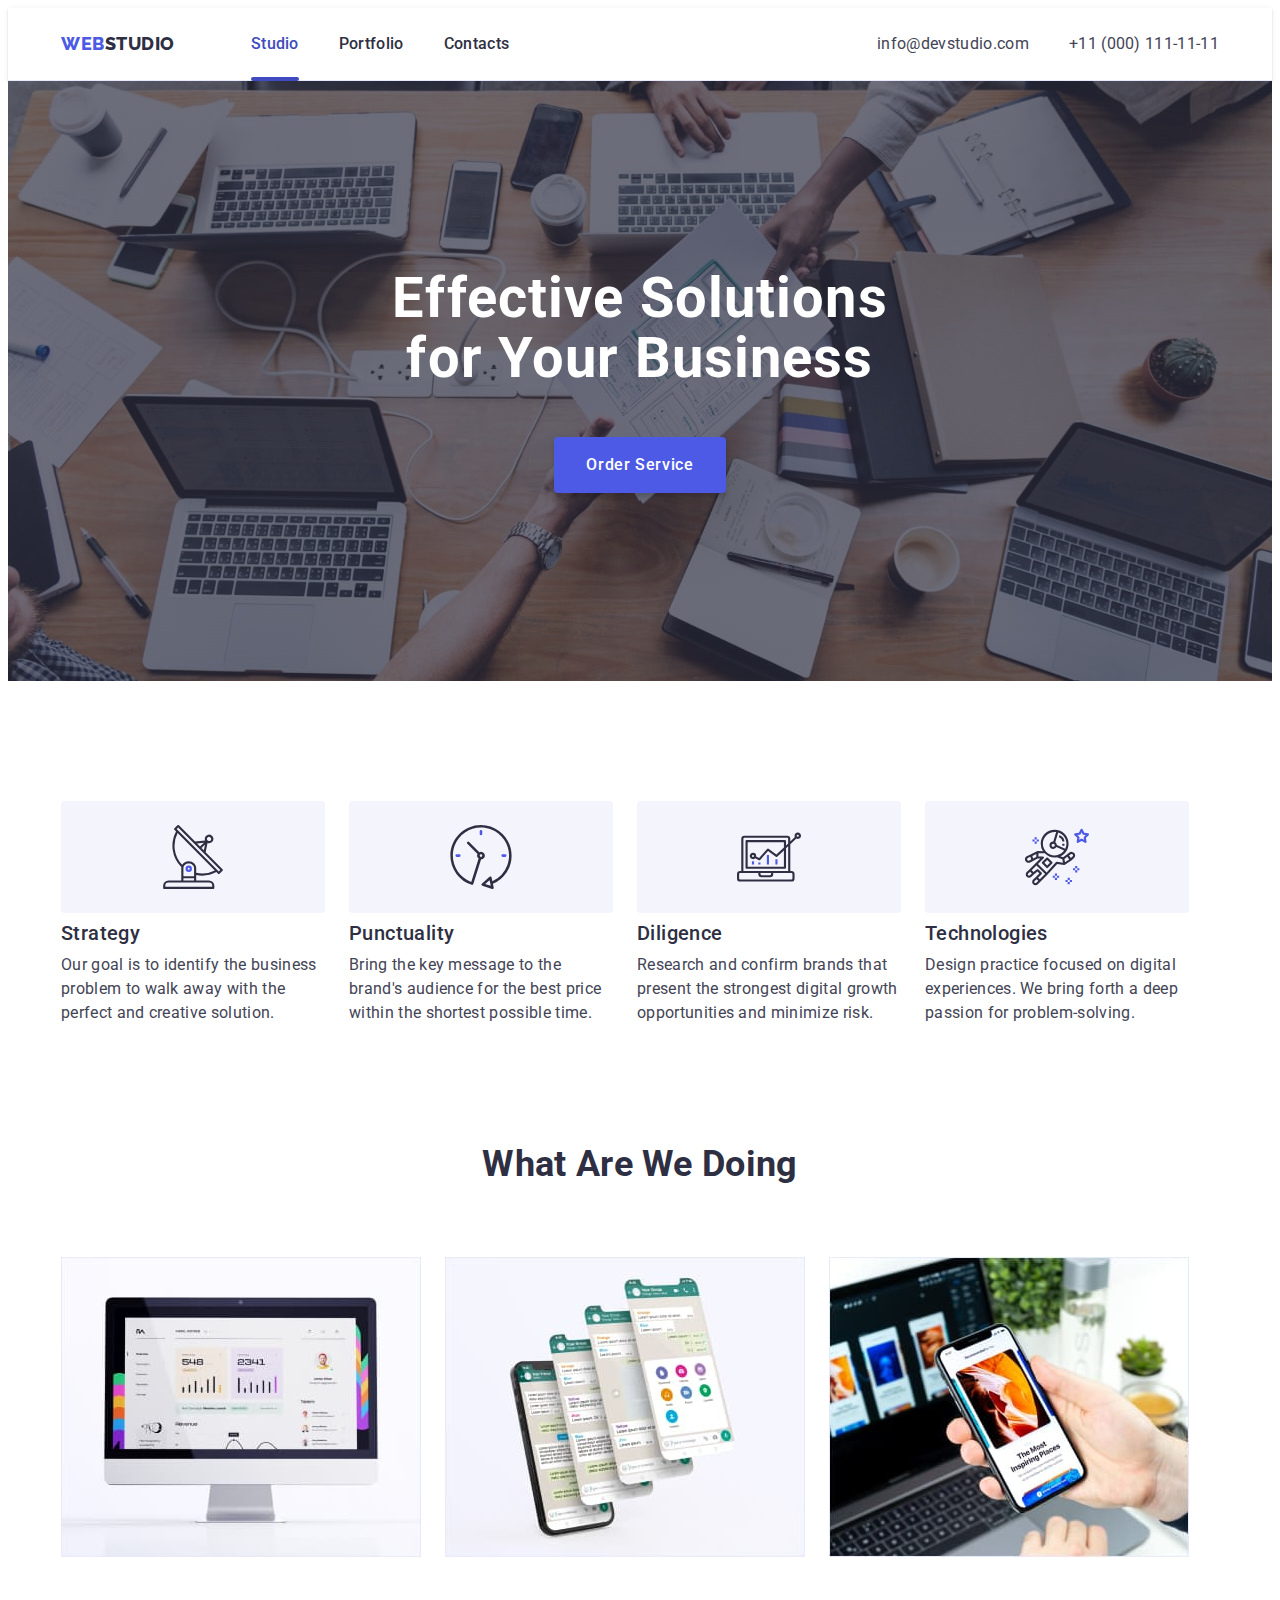
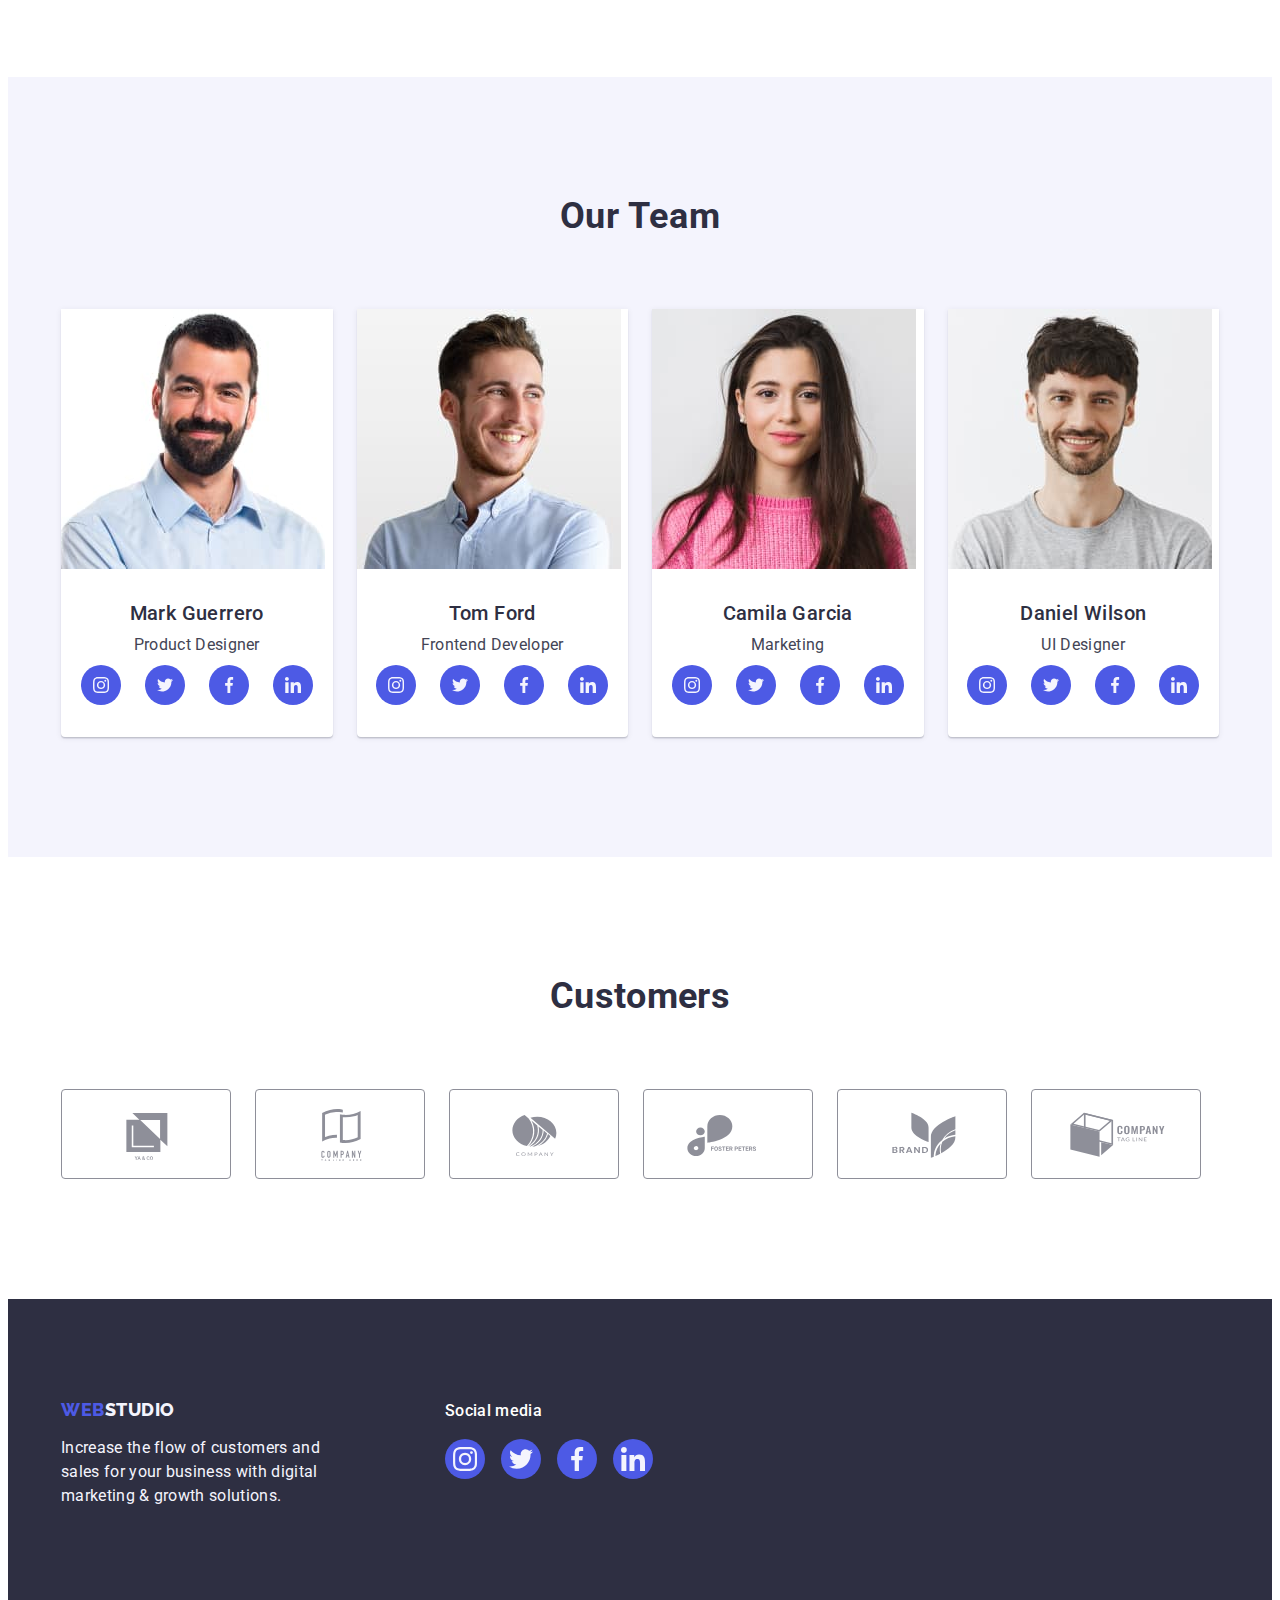
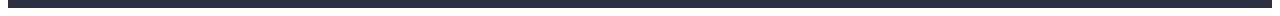
<file: index.html>
<!DOCTYPE html>
<html lang="en">
  <head>
    <meta charset="UTF-8" />
    <meta http-equiv="X-UA-Compatible" content="IE=edge" />
    <meta name="viewport" content="width=device-width, initial-scale=1.0" />
    <title>WebStudio</title>
    <link rel="preconnect" href="https://fonts.googleapis.com" />
    <link rel="preconnect" href="https://fonts.gstatic.com" crossorigin />
    <link
      href="https://fonts.googleapis.com/css2?family=Raleway:wght@800&family=Roboto:wght@400;500;700;900&display=swap"
      rel="stylesheet"
    />
    <link
      rel="stylesheet"
      href="https://cdnjs.cloudflare.com/ajax/libs/modern-normalize/2.0.0/modern-normalize.min.css"
      integrity="sha512-4xo8blKMVCiXpTaLzQSLSw3KFOVPWhm/TRtuPVc4WG6kUgjH6J03IBuG7JZPkcWMxJ5huwaBpOpnwYElP/m6wg=="
      crossorigin="anonymous"
      referrerpolicy="no-referrer"
    />
    <link rel="stylesheet" href="./css/styles.css" />
  </head>
  <body>
    <header class="header">
      <div class="container header-container">
        <nav class="main-nav">
          <a href="./index.html" class="main-logo link">
            Web<span class="second-logo">Studio</span></a
          >
          <ul class="list-nav list">
            <li class="header-links">
              <a href="./index.html" class="nav-link link active-page"
                >Studio</a
              >
            </li>
            <li class="header-links">
              <a href="./portfolio.html" class="nav-link link">Portfolio</a>
            </li>
            <li class="header-links">
              <a href="" class="nav-link link">Contacts</a>
            </li>
          </ul>
        </nav>
        <address class="header-address">
          <ul class="main-address list">
            <li>
              <a href="mailto:info@devstudio.com" class="address-link link"
                >info@devstudio.com</a
              >
            </li>
            <li>
              <a href="tel:+110001111111" class="address-link link"
                >+11 (000) 111-11-11</a
              >
            </li>
          </ul>
        </address>
      </div>
    </header>
    <main>
      <section class="hero-section">
        <div class="container hero-container">
          <h1 class="hero-text">Effective Solutions for Your Business</h1>
          <button type="button" class="hero-button" data-modal-open>
            Order Service
          </button>
        </div>
      </section>
      <section class="advantages-section">
        <div class="container advantages-container">
          <h2 class="visually-hidden">Our Advantages</h2>
          <ul class="advantages-list list">
            <li class="advantages-item">
              <div class="advantages-icon">
                <svg class="advantages-logo" width="64" height="64">
                  <use href="./images/icons.svg#icon-antenna"></use>
                </svg>
              </div>
              <h3 class="advantages-title">Strategy</h3>
              <p class="advantages-text">
                Our goal is to identify the business problem to walk away with
                the perfect and creative solution.
              </p>
            </li>
            <li class="advantages-item">
              <div class="advantages-icon">
                <svg class="advantages-logo" width="64" height="64">
                  <use href="./images/icons.svg#icon-clock"></use>
                </svg>
              </div>
              <h3 class="advantages-title">Punctuality</h3>
              <p class="advantages-text">
                Bring the key message to the brand's audience for the best price
                within the shortest possible time.
              </p>
            </li>
            <li class="advantages-item">
              <div class="advantages-icon">
                <svg class="advantages-logo" width="64" height="64">
                  <use href="./images/icons.svg#icon-diagram"></use>
                </svg>
              </div>
              <h3 class="advantages-title">Diligence</h3>
              <p class="advantages-text">
                Research and confirm brands that present the strongest digital
                growth opportunities and minimize risk.
              </p>
            </li>
            <li class="advantages-item">
              <div class="advantages-icon">
                <svg class="advantages-logo" width="64" height="64">
                  <use href="./images/icons.svg#icon-astronaut"></use>
                </svg>
              </div>
              <h3 class="advantages-title">Technologies</h3>
              <p class="advantages-text">
                Design practice focused on digital experiences. We bring forth a
                deep passion for problem-solving.
              </p>
            </li>
          </ul>
        </div>
      </section>
      <section class="presentation-section">
        <div class="container">
          <h2 class="presentation-title">What are we doing</h2>
          <ul class="presentation-list list">
            <li class="presentation-item">
              <img
                src="./images/Rectangle71.jpg"
                alt="monitor image with graphs"
                width="360"
                height="300"
              />
            </li>
            <li class="presentation-item">
              <img
                src="./images/Rectangle72.jpg"
                alt="smartphone with applacatiion tabs"
                width="360"
                height="300"
              />
            </li>
            <li class="presentation-item">
              <img
                src="./images/Rectangle73.jpg"
                alt="smartphone in hand and laptop on background"
                width="360"
                height="300"
              />
            </li>
          </ul>
        </div>
      </section>
      <section class="team-section">
        <div class="container">
          <h2 class="team-title">Our Team</h2>
          <ul class="team-list list">
            <li class="team-item">
              <img
                src="./images/imgemployee1.jpg"
                alt="employee1"
                class="team-img"
                width="264"
                height="260"
              />
              <div class="employee-position">
                <h3 class="team-employee">Mark Guerrero</h3>
                <p class="team-position">Product Designer</p>
                <ul class="team-links list">
                  <li class="links-item">
                    <a href="" class="links-social link" aria-label="instagram">
                      <svg class="links-icon" width="16" height="16">
                        <use href="./images/icons.svg#icon-instagram"></use>
                      </svg>
                    </a>
                  </li>
                  <li class="links-item">
                    <a href="" class="links-social link" aria-label="twitter">
                      <svg class="links-icon" width="16" height="16">
                        <use href="./images/icons.svg#icon-twitter"></use>
                      </svg>
                    </a>
                  </li>
                  <li class="links-item">
                    <a href="" class="links-social link" aria-label="facebook">
                      <svg class="links-icon" width="16" height="16">
                        <use href="./images/icons.svg#icon-facebook"></use>
                      </svg>
                    </a>
                  </li>
                  <li class="links-item">
                    <a href="" class="links-social link" aria-label="linkedin">
                      <svg class="links-icon" width="16" height="16">
                        <use href="./images/icons.svg#icon-linkedin"></use>
                      </svg>
                    </a>
                  </li>
                </ul>
              </div>
            </li>
            <li class="team-item">
              <img
                src="./images/imgemployee2.jpg"
                alt="employee2"
                class="team-img"
                width="264"
                height="260"
              />
              <div class="employee-position">
                <h3 class="team-employee">Tom Ford</h3>
                <p class="team-position">Frontend Developer</p>
                <ul class="team-links list">
                  <li class="links-item">
                    <a href="" class="links-social link" aria-label="instagram">
                      <svg class="links-icon" width="16" height="16">
                        <use href="./images/icons.svg#icon-instagram"></use>
                      </svg>
                    </a>
                  </li>
                  <li class="links-item">
                    <a href="" class="links-social link" aria-label="twitter">
                      <svg class="links-icon" width="16" height="16">
                        <use href="./images/icons.svg#icon-twitter"></use>
                      </svg>
                    </a>
                  </li>
                  <li class="links-item">
                    <a href="" class="links-social link" aria-label="facebook">
                      <svg class="links-icon" width="16" height="16">
                        <use href="./images/icons.svg#icon-facebook"></use>
                      </svg>
                    </a>
                  </li>
                  <li class="links-item">
                    <a href="" class="links-social link" aria-label="linkedin">
                      <svg class="links-icon" width="16" height="16">
                        <use href="./images/icons.svg#icon-linkedin"></use>
                      </svg>
                    </a>
                  </li>
                </ul>
              </div>
            </li>
            <li class="team-item">
              <img
                src="./images/imgemployee3.jpg"
                alt="employee3"
                class="team-img"
                width="264"
                height="260"
              />
              <div class="employee-position">
                <h3 class="team-employee">Camila Garcia</h3>
                <p class="team-position">Marketing</p>
                <ul class="team-links list">
                  <li class="links-item">
                    <a href="" class="links-social link" aria-label="instagram">
                      <svg class="links-icon" width="16" height="16">
                        <use href="./images/icons.svg#icon-instagram"></use>
                      </svg>
                    </a>
                  </li>
                  <li class="links-item">
                    <a href="" class="links-social link" aria-label="twitter">
                      <svg class="links-icon" width="16" height="16">
                        <use href="./images/icons.svg#icon-twitter"></use>
                      </svg>
                    </a>
                  </li>
                  <li class="links-item">
                    <a href="" class="links-social link" aria-label="facebook">
                      <svg class="links-icon" width="16" height="16">
                        <use href="./images/icons.svg#icon-facebook"></use>
                      </svg>
                    </a>
                  </li>
                  <li class="links-item">
                    <a href="" class="links-social link" aria-label="linkedin">
                      <svg class="links-icon" width="16" height="16">
                        <use href="./images/icons.svg#icon-linkedin"></use>
                      </svg>
                    </a>
                  </li>
                </ul>
              </div>
            </li>
            <li class="team-item">
              <img
                src="./images/imgemployee4.jpg"
                alt="employee4"
                class="team-img"
                width="264"
                height="260"
              />
              <div class="employee-position">
                <h3 class="team-employee">Daniel Wilson</h3>
                <p class="team-position">UI Designer</p>
                <ul class="team-links list">
                  <li class="links-item">
                    <a href="" class="links-social link" aria-label="instagram">
                      <svg class="links-icon" width="16" height="16">
                        <use href="./images/icons.svg#icon-instagram"></use>
                      </svg>
                    </a>
                  </li>
                  <li class="links-item">
                    <a href="" class="links-social link" aria-label="twitter">
                      <svg class="links-icon" width="16" height="16">
                        <use href="./images/icons.svg#icon-twitter"></use>
                      </svg>
                    </a>
                  </li>
                  <li class="links-item">
                    <a href="" class="links-social link" aria-label="facebook">
                      <svg class="links-icon" width="16" height="16">
                        <use href="./images/icons.svg#icon-facebook"></use>
                      </svg>
                    </a>
                  </li>
                  <li class="links-item">
                    <a href="" class="links-social link" aria-label="linkedin">
                      <svg class="links-icon" width="16" height="16">
                        <use href="./images/icons.svg#icon-linkedin"></use>
                      </svg>
                    </a>
                  </li>
                </ul>
              </div>
            </li>
          </ul>
        </div>
      </section>
      <section class="customers-section">
        <div class="container customers-container">
          <h2 class="customers-title">Customers</h2>
          <ul class="customers-list list">
            <li class="customers-item">
              <a href="" class="customers-link link" aria-label="yaco">
                <svg class="customers-icon" width="104" height="56">
                  <use href="./images/icons.svg#icon-yaco"></use>
                </svg>
              </a>
            </li>
            <li class="customers-item">
              <a href="" class="customers-link link" aria-label="taglinehere">
                <svg class="customers-icon" width="104" height="56">
                  <use href="./images/icons.svg#icon-taglinehere"></use>
                </svg>
              </a>
            </li>
            <li class="customers-item">
              <a href="" class="customers-link link" aria-label=" company">
                <svg class="customers-icon" width="104" height="56">
                  <use href="./images/icons.svg#icon-company"></use>
                </svg>
              </a>
            </li>
            <li class="customers-item">
              <a href="" class="customers-link link" aria-label="foster">
                <svg class="customers-icon" width="104" height="56">
                  <use href="./images/icons.svg#icon-foster"></use>
                </svg>
              </a>
            </li>
            <li class="customers-item">
              <a href="" class="customers-link link" aria-label="brand">
                <svg class="customers-icon" width="104" height="56">
                  <use href="./images/icons.svg#icon-brand"></use>
                </svg>
              </a>
            </li>
            <li class="customers-item">
              <a href="" class="customers-link link" aria-label="tagline">
                <svg class="customers-icon" width="104" height="56">
                  <use href="./images/icons.svg#icon-tagline"></use>
                </svg>
              </a>
            </li>
          </ul>
        </div>
      </section>
    </main>
    <footer class="main-footer">
      <div class="container footer-container">
        <div class="logo-container">
          <a href="./index.html" class="footer-logo link"
            >Web<span class="footer-second link">Studio</span></a
          >
          <p class="footer-text">
            Increase the flow of customers and sales for your business with
            digital marketing & growth solutions.
          </p>
        </div>
        <div class="footer-links">
          <p class="footer-title">Social media</p>
          <ul class="footer-list list">
            <li class="footer-item">
              <a href="" class="footer-link link" aria-label="instagram">
                <svg class="footer-icon" width="24" height="24">
                  <use href="./images/icons.svg#icon-instagram"></use>
                </svg>
              </a>
            </li>
            <li class="footer-item">
              <a href="" class="footer-link link" aria-label="twitter">
                <svg class="footer-icon" width="24" height="24">
                  <use href="./images/icons.svg#icon-twitter"></use>
                </svg>
              </a>
            </li>
            <li class="footer-item">
              <a href="" class="footer-link link" aria-label="facebook">
                <svg class="footer-icon" width="24" height="24">
                  <use href="./images/icons.svg#icon-facebook"></use>
                </svg>
              </a>
            </li>
            <li class="footer-item">
              <a href="" class="footer-link link" aria-label="linkedin">
                <svg class="footer-icon" width="24" height="24">
                  <use href="./images/icons.svg#icon-linkedin"></use>
                </svg>
              </a>
            </li>
          </ul>
        </div>
      </div>
    </footer>
    <div class="backdrop is-hidden" data-modal>
      <div class="modal">
        <button type="button" class="close-btn" data-modal-close>
          <svg class="close-modal" width="8" height="8">
            <use href="./images/icons.svg#icon-close"></use>
          </svg>
        </button>
      </div>
    </div>
    <script src="./js/modal.js"></script>
  </body>
</html>
</file>
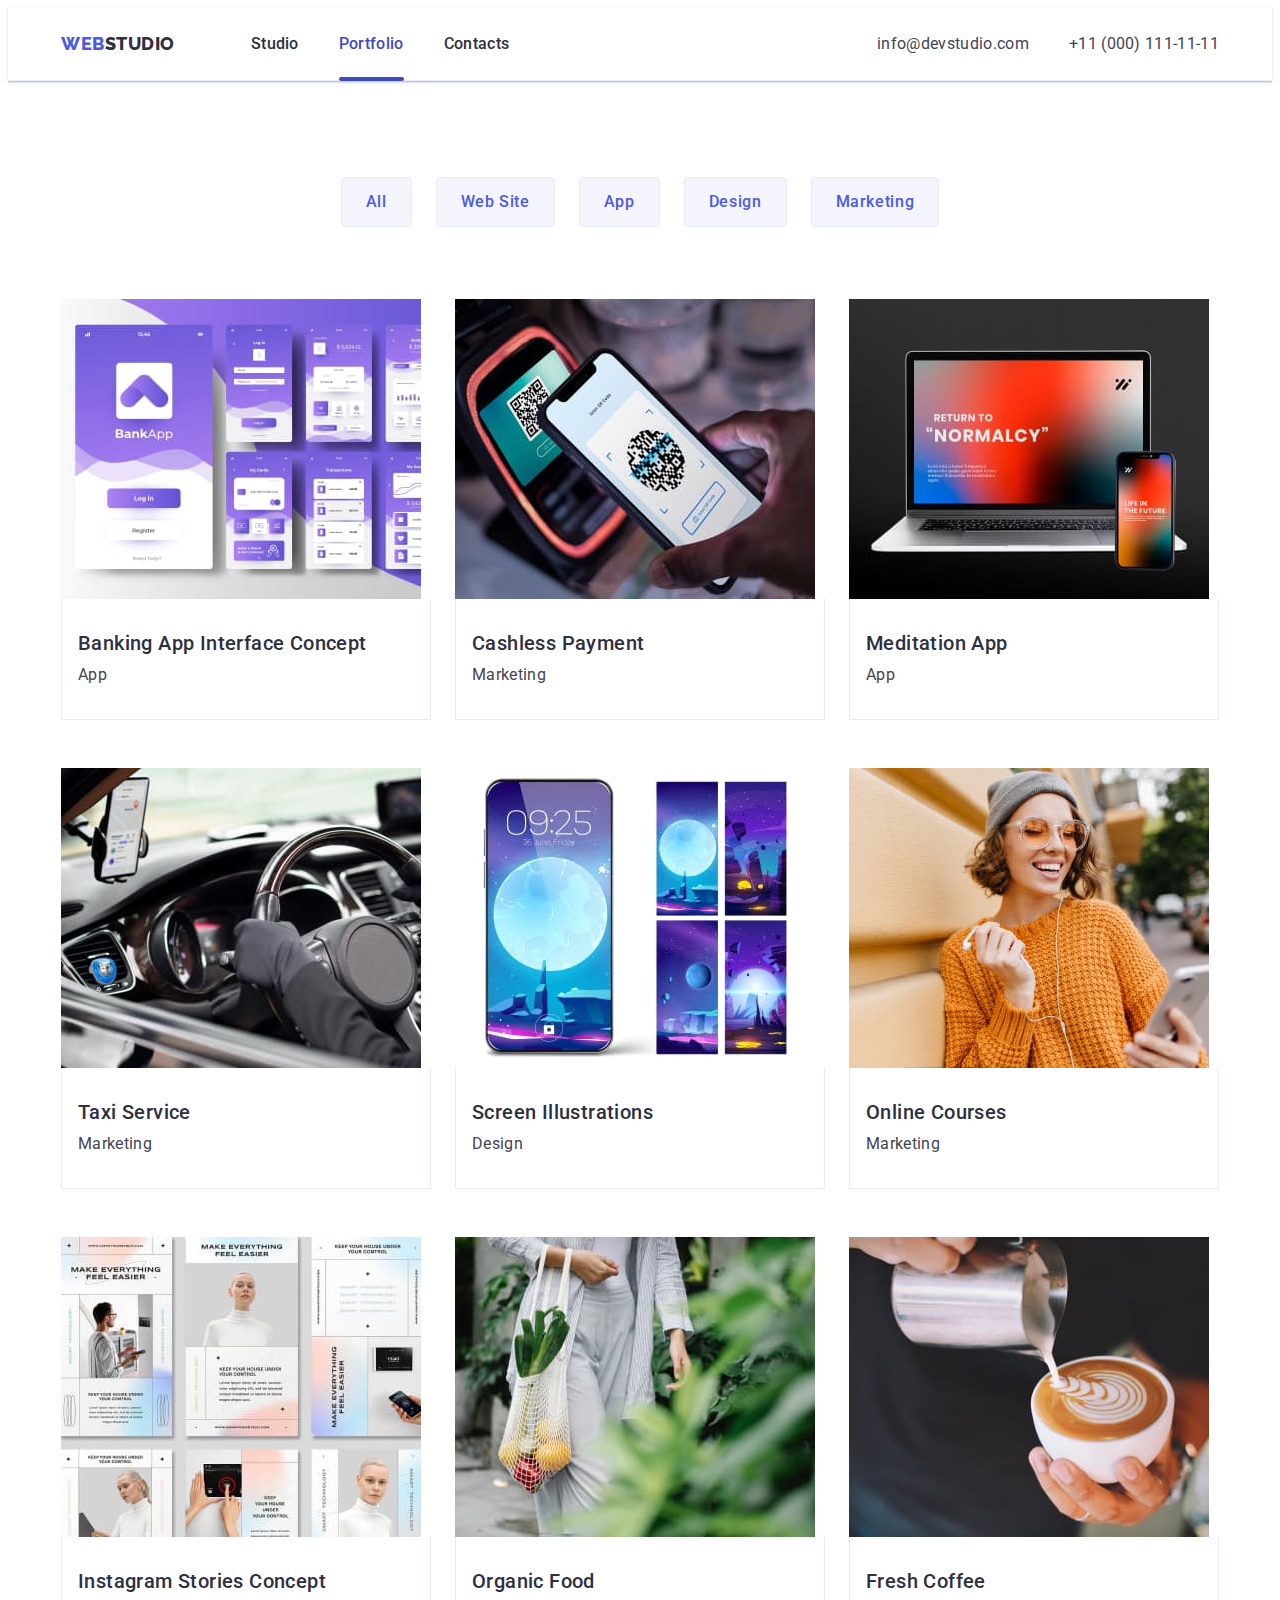
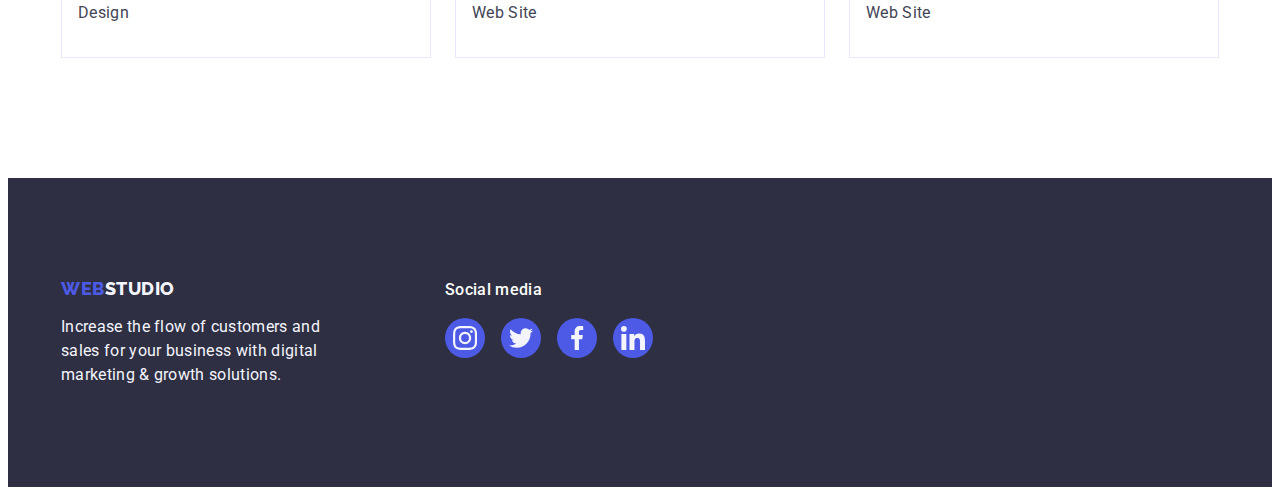
<file: portfolio.html>
<!DOCTYPE html>
<html lang="en">
  <head>
    <meta charset="UTF-8" />
    <meta http-equiv="X-UA-Compatible" content="IE=edge" />
    <meta name="viewport" content="width=device-width, initial-scale=1.0" />
    <title>Portfolio</title>
    <link rel="preconnect" href="https://fonts.googleapis.com" />
    <link rel="preconnect" href="https://fonts.gstatic.com" crossorigin />
    <link
      href="https://fonts.googleapis.com/css2?family=Raleway:wght@800&family=Roboto:wght@400;500;700;900&display=swap"
      rel="stylesheet"
    />
    <link
      rel="stylesheet"
      href="https://cdnjs.cloudflare.com/ajax/libs/modern-normalize/2.0.0/modern-normalize.min.css"
      integrity="sha512-4xo8blKMVCiXpTaLzQSLSw3KFOVPWhm/TRtuPVc4WG6kUgjH6J03IBuG7JZPkcWMxJ5huwaBpOpnwYElP/m6wg=="
      crossorigin="anonymous"
      referrerpolicy="no-referrer"
    />
    <link rel="stylesheet" href="./css/styles.css" />
  </head>
  <body>
    <header class="header">
      <div class="container header-container">
        <nav class="main-nav">
          <a href="./index.html" class="main-logo link">
            Web<span class="second-logo">Studio</span></a
          >
          <ul class="list-nav list">
            <li class="header-links">
              <a href="./index.html" class="nav-link link">Studio</a>
            </li>
            <li class="header-links">
              <a href="./portfolio.html" class="nav-link link active-page"
                >Portfolio</a
              >
            </li>
            <li class="header-links">
              <a href="" class="nav-link link">Contacts</a>
            </li>
          </ul>
        </nav>
        <address class="header-address">
          <ul class="main-address list">
            <li>
              <a href="mailto:info@devstudio.com" class="address-link link"
                >info@devstudio.com</a
              >
            </li>
            <li>
              <a href="tel:+110001111111" class="address-link link"
                >+11 (000) 111-11-11</a
              >
            </li>
          </ul>
        </address>
      </div>
    </header>
    <main>
      <section class="portfolio-section">
        <div class="container">
          <h1 class="visually-hidden">Portfolio examples</h1>
          <ul class="portfolio-list list">
            <li>
              <button class="portfolio-button" type="button">All</button>
            </li>
            <li>
              <button class="portfolio-button" type="button">Web Site</button>
            </li>
            <li>
              <button class="portfolio-button" type="button">App</button>
            </li>
            <li>
              <button class="portfolio-button" type="button">Design</button>
            </li>
            <li>
              <button class="portfolio-button" type="button">Marketing</button>
            </li>
          </ul>
          <ul class="portfolio-products list">
            <li class="portfolio-item">
              <a href="#" class="portfolio-link link">
                <div class="overlay-container">
                  <img
                    src="./images/example1.jpg"
                    alt="website pages"
                    width="360"
                    height="300"
                  />
                  <p class="portfolio-overlay">
                    14 Stylish and User-Friendly App Design Concepts · Task
                    Manager App · Calorie Tracker App · Exotic Fruit Ecommerce
                    App · Cloud Storage App
                  </p>
                </div>
                <div class="container-apps">
                  <h2 class="portfolio-title">Banking App Interface Concept</h2>
                  <p class="portfolio-text">App</p>
                </div>
              </a>
            </li>
            <li class="portfolio-item">
              <a href="#" class="portfolio-link link">
                <div class="overlay-container">
                  <img
                    src="./images/example2.jpg"
                    alt="QR-code scan"
                    width="360"
                    height="300"
                  />
                  <p class="portfolio-overlay">
                    14 Stylish and User-Friendly App Design Concepts · Task
                    Manager App · Calorie Tracker App · Exotic Fruit Ecommerce
                    App · Cloud Storage App
                  </p>
                </div>
                <div class="container-apps">
                  <h2 class="portfolio-title">Cashless Payment</h2>
                  <p class="portfolio-text">Marketing</p>
                </div>
              </a>
            </li>
            <li class="portfolio-item">
              <a href="#" class="portfolio-link link">
                <div class="overlay-container">
                  <img
                    src="./images/example3.jpg"
                    alt="laptop conection with smartphone"
                    width="360"
                    height="300"
                  />
                  <p class="portfolio-overlay">
                    14 Stylish and User-Friendly App Design Concepts · Task
                    Manager App · Calorie Tracker App · Exotic Fruit Ecommerce
                    App · Cloud Storage App
                  </p>
                </div>
                <div class="container-apps">
                  <h2 class="portfolio-title">Meditation App</h2>
                  <p class="portfolio-text">App</p>
                </div>
              </a>
            </li>
            <li class="portfolio-item">
              <a href="#" class="portfolio-link link">
                <div class="overlay-container">
                  <img
                    src="./images/example4.jpg"
                    alt="example of using app in car"
                    width="360"
                    height="300"
                  />
                  <p class="portfolio-overlay">
                    14 Stylish and User-Friendly App Design Concepts · Task
                    Manager App · Calorie Tracker App · Exotic Fruit Ecommerce
                    App · Cloud Storage App
                  </p>
                </div>
                <div class="container-apps">
                  <h2 class="portfolio-title">Taxi Service</h2>
                  <p class="portfolio-text">Marketing</p>
                </div>
              </a>
            </li>
            <li class="portfolio-item">
              <a href="#" class="portfolio-link link">
                <div class="overlay-container">
                  <img
                    src="./images/example5.jpg"
                    alt="different wallpapers for the phone"
                    width="360"
                    height="300"
                  />
                  <p class="portfolio-overlay">
                    14 Stylish and User-Friendly App Design Concepts · Task
                    Manager App · Calorie Tracker App · Exotic Fruit Ecommerce
                    App · Cloud Storage App
                  </p>
                </div>
                <div class="container-apps">
                  <h2 class="portfolio-title">Screen Illustrations</h2>
                  <p class="portfolio-text">Design</p>
                </div>
              </a>
            </li>
            <li class="portfolio-item">
              <a href="#" class="portfolio-link link">
                <div class="overlay-container">
                  <img
                    src="./images/example6.jpg"
                    alt="satisfied girl looks at the phone"
                    width="360"
                    height="300"
                  />
                  <p class="portfolio-overlay">
                    14 Stylish and User-Friendly App Design Concepts · Task
                    Manager App · Calorie Tracker App · Exotic Fruit Ecommerce
                    App · Cloud Storage App
                  </p>
                </div>
                <div class="container-apps">
                  <h2 class="portfolio-title">Online Courses</h2>
                  <p class="portfolio-text">Marketing</p>
                </div>
              </a>
            </li>
            <li class="portfolio-item">
              <a href="#" class="portfolio-link link">
                <div class="overlay-container">
                  <img
                    src="./images/example7.jpg"
                    alt="different examples of design"
                    width="360"
                    height="300"
                  />
                  <p class="portfolio-overlay">
                    14 Stylish and User-Friendly App Design Concepts · Task
                    Manager App · Calorie Tracker App · Exotic Fruit Ecommerce
                    App · Cloud Storage App
                  </p>
                </div>
                <div class="container-apps">
                  <h2 class="portfolio-title">Instagram Stories Concept</h2>
                  <p class="portfolio-text">Design</p>
                </div>
              </a>
            </li>
            <li class="portfolio-item">
              <a href="#" class="portfolio-link link">
                <div class="overlay-container">
                  <img
                    src="./images/example8.jpg"
                    alt="fruits and vegetables in a bag"
                    width="360"
                    height="300"
                  />
                  <p class="portfolio-overlay">
                    14 Stylish and User-Friendly App Design Concepts · Task
                    Manager App · Calorie Tracker App · Exotic Fruit Ecommerce
                    App · Cloud Storage App
                  </p>
                </div>
                <div class="container-apps">
                  <h2 class="portfolio-title">Organic Food</h2>
                  <p class="portfolio-text">Web Site</p>
                </div>
              </a>
            </li>
            <li class="portfolio-item">
              <a href="#" class="portfolio-link link">
                <div class="overlay-container">
                  <img
                    src="./images/example9.jpg"
                    alt="the barista makes coffee"
                    width="360"
                    height="300"
                  />
                  <p class="portfolio-overlay">
                    14 Stylish and User-Friendly App Design Concepts · Task
                    Manager App · Calorie Tracker App · Exotic Fruit Ecommerce
                    App · Cloud Storage App
                  </p>
                </div>
                <div class="container-apps">
                  <h2 class="portfolio-title">Fresh Coffee</h2>
                  <p class="portfolio-text">Web Site</p>
                </div>
              </a>
            </li>
          </ul>
        </div>
      </section>
    </main>
    <footer class="main-footer">
      <div class="container footer-container">
        <div class="logo-container">
          <a href="./index.html" class="footer-logo link"
            >Web<span class="footer-second link">Studio</span></a
          >
          <p class="footer-text">
            Increase the flow of customers and sales for your business with
            digital marketing & growth solutions.
          </p>
        </div>
        <div class="footer-links">
          <p class="footer-title">Social media</p>
          <ul class="footer-list list">
            <li class="footer-item">
              <a href="" class="footer-link link" aria-label="instagram">
                <svg class="footer-icon" width="24" height="24">
                  <use href="./images/icons.svg#icon-instagram"></use>
                </svg>
              </a>
            </li>
            <li class="footer-item">
              <a href="" class="footer-link link" aria-label="twitter">
                <svg class="footer-icon" width="24" height="24">
                  <use href="./images/icons.svg#icon-twitter"></use>
                </svg>
              </a>
            </li>
            <li class="footer-item">
              <a href="" class="footer-link link" aria-label="facebook">
                <svg class="footer-icon" width="24" height="24">
                  <use href="./images/icons.svg#icon-facebook"></use>
                </svg>
              </a>
            </li>
            <li class="footer-item">
              <a href="" class="footer-link link" aria-label="linkedin">
                <svg class="footer-icon" width="24" height="24">
                  <use href="./images/icons.svg#icon-linkedin"></use>
                </svg>
              </a>
            </li>
          </ul>
        </div>
      </div>
    </footer>
  </body>
</html>
</file>
<file: css/styles.css>
/* logo color #4D5AE5 + #2E2F42 */
/* main colors #2E2F42 + #434455 */
/* white #FFFFFF */
/* accent color #404BBF */
/* footer colors #4D5AE5 + #F4F4FD */

:root {
  --primary-text-color: #434455;
  --title-text-color: #2e2f42;
  --main-logo-color: #4d5ae5;
  --footer-logo-color: #f4f4fd;
  --main-wtite-color: #ffffff;
  --button-accent-color: #404bbf;
  --button-back-color: #f4f4fd;
  --border-colour: #e7e9fc;
  --footer-accent-colo: #31d0aa;
  --customers-link-colour: #8e8f99;
  --modal-color: #fcfcfc;
  --transition-dur-and-func: 250ms cubic-bezier(0.4, 0, 0.2, 1);
}

body {
  font-family: Roboto, sans-serif;
  letter-spacing: 0.02em;
  color: var(--primary-text-color);
  background-color: var(--main-wtite-color);
}

p,
h1,
h2,
h3,
h4,
h5,
h6 {
  margin: 0;
}

ul {
  margin: 0;
  padding: 0;
}

img {
  display: block;
}

button {
  cursor: pointer;
}

.link {
  text-decoration: none;
}

.list {
  list-style-type: none;
}

.container {
  width: 1158px;
  padding-left: 15px;
  padding-right: 15px;
  margin: 0 auto;
  /* outline: 2px solid aquamarine; */
}

.visually-hidden {
  position: absolute;
  width: 1px;
  height: 1px;
  margin: -1px;
  border: 0;
  padding: 0;
  white-space: nowrap;
  clip-path: inset(100%);
  clip: rect(0 0 0 0);
  overflow: hidden;
}

.active-page::after {
  content: '';
  position: absolute;
  left: 0;
  bottom: -1px;

  display: block;
  width: 100%;
  height: 4px;
  border-radius: 2px;

  background-color: var(--button-accent-color);
}

/* main page */
/* header */

.header {
  border-bottom: 1px solid var(--border-colour);
  box-shadow: 0px 2px 1px rgba(46, 47, 66, 0.08),
    0px 1px 1px rgba(46, 47, 66, 0.16), 0px 1px 6px rgba(46, 47, 66, 0.08);
}

.header-container {
  display: flex;
  align-items: center;
  padding-left: 15px;
  padding-right: 15px;
}

.main-nav {
  display: flex;
  align-items: center;
}

.main-logo {
  font-family: Raleway, sans-serif;
  font-weight: 800;
  font-size: 18px;
  line-height: 1.17;
  transition: color var(--transition-dur-and-func);

  letter-spacing: 0.03em;
  text-transform: uppercase;
  color: var(--main-logo-color);
  margin-right: 76px;
}
.main-logo:hover,
.main-logo:focus {
  color: var(--button-accent-color);
}

.second-logo {
  color: var(--title-text-color);
}

.list-nav {
  font-weight: 500;
  font-size: 16px;
  line-height: 1.5;

  letter-spacing: 0.02em;
  list-style-type: none;

  display: flex;
  gap: 40px;
}

.header-links {
  display: flex;
}

.nav-link {
  color: var(--title-text-color);
  padding-top: 24px;
  padding-bottom: 24px;
  transition: color var(--transition-dur-and-func);
}
.nav-link:hover,
.nav-link:focus {
  color: var(--button-accent-color);
}

.nav-link.active-page {
  position: relative;
  color: var(--button-accent-color);
}

.header-address {
  font-style: normal;
  margin-left: auto;
}

.main-address {
  font-weight: 400;
  font-size: 16px;
  line-height: 1.5;

  display: flex;
  gap: 40px;
}

.address-link {
  color: var(--primary-text-color);
  transition: color var(--transition-dur-and-func);
}
.address-link:hover,
.address-link:focus {
  color: var(--button-accent-color);
}

/* main */
/* hero */

.hero-section {
  background-color: var(--title-text-color);
  max-width: 1440px;
  height: 600px;
  margin: 0 auto;

  background-image: linear-gradient(
      rgba(46, 47, 66, 0.7),
      rgba(46, 47, 66, 0.7)
    ),
    url(../images/people-office.jpg);
  background-repeat: no-repeat;
  background-position: center;
  background-size: cover;
}

.hero-container {
  padding-top: 188px;
  padding-bottom: 188px;
}

.hero-text {
  font-weight: 700;
  font-size: 56px;
  line-height: 1.07;
  letter-spacing: 0.02em;

  text-align: center;
  color: var(--main-wtite-color);

  max-width: 496px;
  height: 120px;
  text-align: center;
  margin: 0 auto;
  margin-bottom: 48px;
}

.hero-button {
  display: block;

  font-weight: 500;
  font-size: 16px;
  line-height: 1.5;
  font-family: inherit;
  border: none;
  transition: background-color var(--transition-dur-and-func);

  letter-spacing: 0.04em;
  color: var(--main-wtite-color);
  background-color: var(--main-logo-color);
  cursor: pointer;

  border-radius: 4px;
  box-shadow: 0px 4px 4px rgba(0, 0, 0, 0.15);
  padding: 16px 32px;
  min-width: 169px;
  height: 56px;
  text-align: center;
  margin: 0 auto;
}
.hero-button:hover,
.hero-button:focus {
  background-color: var(--button-accent-color);
}

/* advantages */

.advantages-section {
  padding-top: 120px;
  padding-bottom: 120px;
}

.advantages-list {
  display: flex;
  gap: 24px;
}

.advantages-icon {
  width: 264px;
  height: 112px;
  border-radius: 4px;

  background-color: var(--button-back-color);

  margin-bottom: 8px;

  display: flex;
  justify-content: center;
  align-items: center;
}

.advantages-title {
  font-weight: 500;
  font-size: 20px;
  line-height: 1.2;

  letter-spacing: 0.02em;
  color: var(--title-text-color);

  margin-bottom: 8px;
}

.advantages-text {
  font-size: 16px;
  line-height: 1.5;
  max-width: 264px;
}

/* what are we doing */

.presentation-section {
  padding-bottom: 120px;
}

.presentation-title {
  font-weight: 700;
  font-size: 36px;
  line-height: 1.11;

  text-align: center;
  text-transform: capitalize;
  color: var(--title-text-color);

  margin-bottom: 72px;
}

.presentation-list {
  display: flex;
  gap: 24px;
}

/* our team */

.team-section {
  background-color: var(--footer-logo-color);
  padding-top: 120px;
  padding-bottom: 120px;
}

.team-item {
  background-color: var(--main-wtite-color);
}

.team-title {
  font-weight: 700;
  font-size: 36px;
  line-height: 1.11;

  text-align: center;
  text-transform: capitalize;
  letter-spacing: 0.02em;
  color: var(--title-text-color);

  margin-bottom: 72px;
}

.team-list {
  display: flex;
  gap: 24px;
  text-align: center;
}

.team-item {
  width: calc((100% - 72px) / 4);
  box-shadow: 0px 1px 6px rgba(46, 47, 66, 0.08),
    0px 1px 1px rgba(46, 47, 66, 0.16), 0px 2px 1px rgba(46, 47, 66, 0.08);
  border-radius: 0px 0px 4px 4px;
}

.employee-position {
  padding: 32px 16px;
}

.team-employee {
  font-weight: 500;
  font-size: 20px;
  line-height: 1.2;

  letter-spacing: 0.02em;
  color: var(--title-text-color);

  text-align: center;
  margin-bottom: 8px;
}

.team-position {
  font-size: 16px;
  line-height: 1.5;

  text-align: center;

  margin-bottom: 8px;
}

.team-links {
  display: flex;
  gap: 24px;
  justify-content: center;
}

.links-social {
  display: flex;
  justify-content: center;
  align-items: center;

  width: 40px;
  height: 40px;
  border-radius: 50%;
  margin: 0 auto;
  transition: background-color var(--transition-dur-and-func);

  background-color: var(--main-logo-color);
}
.links-social:hover,
.links-social:focus {
  background-color: var(--button-accent-color);
}

.links-icon {
  fill: var(--footer-logo-color);
}

/* customers */

.customers-section {
  padding-top: 120px;
  padding-bottom: 120px;
}

.customers-title {
  font-weight: 700;
  font-size: 36px;
  line-height: 1.11;

  color: var(--title-text-color);

  text-align: center;
  margin-bottom: 72px;
}

.customers-list {
  display: flex;
  gap: 24px;
}

.customers-link {
  display: flex;
  width: 168px;
  height: 88px;
  transition: border-color var(--transition-dur-and-func),
    color var(--transition-dur-and-func);

  border: 1px solid var(--customers-link-colour);
  border-radius: 4px;
  color: var(--customers-link-colour);

  justify-content: center;
  align-items: center;
}
.customers-link:hover,
.customers-link:focus {
  color: var(--button-accent-color);
  border: 1px solid var(--button-accent-color);
}

.customers-icon {
  fill: currentColor;
}

/* footer */

.main-footer {
  background-color: var(--title-text-color);

  padding-top: 100px;
  padding-bottom: 100px;
}

.footer-container {
  display: flex;
  align-items: baseline;
}

.logo-container {
  margin-right: 120px;
}

.footer-logo {
  display: inline-block;
  margin-bottom: 16px;
}
.footer-logo {
  font-family: Raleway, sans-serif;
  font-weight: 800;
  font-size: 18px;
  line-height: 1.17;
  text-decoration: none;

  letter-spacing: 0.03em;
  text-transform: uppercase;
  color: var(--main-logo-color);
}
.footer-logo:hover,
.footer-logo:focus {
  color: var(--button-accent-color);
}

.footer-second {
  color: var(--footer-logo-color);
}

.footer-text {
  max-width: 264px;
  font-size: 16px;
  line-height: 1.5;

  color: var(--footer-logo-color);
}

.footer-title {
  font-weight: 500;
  font-size: 16px;
  line-height: 1.5;

  color: var(--main-wtite-color);

  margin-bottom: 16px;
}

.footer-list {
  display: flex;
  gap: 16px;
}

.footer-link {
  display: flex;
  width: 40px;
  height: 40px;
  border-radius: 50%;
  transition: background-color var(--transition-dur-and-func);

  background-color: var(--main-logo-color);

  justify-content: center;
  align-items: center;
}
.footer-link:hover,
.footer-link:focus {
  background-color: var(--footer-accent-colo);
}

.footer-icon {
  fill: var(--button-back-color);
}

/* portfolio */

.portfolio-section {
  padding-top: 96px;
  padding-bottom: 120px;
}

.portfolio-list {
  display: flex;
  justify-content: center;
  gap: 24px;
  margin-bottom: 72px;
}

.portfolio-button {
  border: 1px solid var(--border-colour);
  border-radius: 4px;
  padding: 12px 24px;
  align-items: center;
}

.portfolio-button {
  font-weight: 500;
  font-size: 16px;
  line-height: 1.5;
  font-family: inherit;
  letter-spacing: 0.04em;

  transition: color var(--transition-dur-and-func),
    background-color var(--transition-dur-and-func),
    border-color var(--transition-dur-and-func),
    box-shadow var(--transition-dur-and-func);

  color: var(--main-logo-color);
  background-color: var(--button-back-color);
  cursor: pointer;
}
.portfolio-button:hover,
.portfolio-button:focus {
  color: var(--main-wtite-color);
  background-color: var(--button-accent-color);
  border: 1px solid transparent;
  box-shadow: 0px 3px 1px rgba(0, 0, 0, 0.1), 0px 2px 1px rgba(0, 0, 0, 0.08),
    0px 2px 2px rgba(0, 0, 0, 0.12);
}

.portfolio-products {
  display: flex;
  flex-wrap: wrap;
  column-gap: 24px;
  row-gap: 48px;
}

.container-apps {
  padding: 32px 16px;
  border: 1px solid var(--border-colour);
  border-top: none;
}

.portfolio-item {
  width: calc((100% - 48px) / 3);
}

.portfolio-link {
  display: block;
  transition: box-shadow var(--transition-dur-and-func);
}

.portfolio-link.link:hover,
.portfolio-link.link:focus {
  box-shadow: 0px 1px 6px rgba(46, 47, 66, 0.08),
    0px 1px 1px rgba(46, 47, 66, 0.16), 0px 2px 1px rgba(46, 47, 66, 0.08);
}

.portfolio-title {
  font-weight: 500;
  font-size: 20px;
  line-height: 1.2;

  letter-spacing: 0.02em;
  color: var(--title-text-color);

  margin-bottom: 8px;
}

.portfolio-text {
  font-size: 16px;
  line-height: 1.5;

  color: var(--primary-text-color);
}

.overlay-container {
  position: relative;
  overflow: hidden;
}

.portfolio-overlay {
  position: absolute;
  top: 0;
  left: 0;
  width: 100%;
  height: 100%;
  transform: translate(0, 100%);
  transition: transform var(--transition-dur-and-func);

  font-size: 16px;
  line-height: 1.5;

  padding: 40px 32px;

  color: var(--button-back-color);
  background-color: var(--main-logo-color);
}

.portfolio-link:hover .portfolio-overlay,
.portfolio-link:focus .portfolio-overlay {
  transform: translate(0, 0);
}

/* modal window */

.backdrop {
  position: fixed;
  top: 0;
  left: 0;
  z-index: 100;

  width: 100%;
  height: 100%;
  background-color: rgba(46, 47, 66, 0.4);

  transition: opacity var(--transition-dur-and-func),
    visibility var(--transition-dur-and-func);
}

.backdrop.is-hidden {
  opacity: 0;
  visibility: hidden;
  pointer-events: none;
}

.modal {
  position: absolute;
  top: 50%;
  left: 50%;
  transform: translate(-50%, -50%);
  width: 408px;
  min-height: 584px;
  transition: transform var(--transition-dur-and-func);

  background-color: var(--modal-color);

  border-radius: 4px;
  box-shadow: 0px 1px 1px rgba(0, 0, 0, 0.14), 0px 1px 3px rgba(0, 0, 0, 0.12),
    0px 2px 1px rgba(0, 0, 0, 0.2);
}

.close-btn {
  position: absolute;
  top: 24px;
  right: 24px;

  display: flex;
  justify-content: center;
  align-items: center;

  width: 24px;
  height: 24px;
  border-radius: 50%;
  border: 1px solid rgba(0, 0, 0, 0.1);
  padding: 0;
  transition: background-color var(--transition-dur-and-func),
    border var(--transition-dur-and-func);

  background-color: var(--border-colour);
}

.close-modal {
  fill: var(--title-text-color);
  transition: fill var(--transition-dur-and-func);
}

.close-btn:hover,
.close-btn:focus {
  border: none;
  background-color: var(--button-accent-color);
}
.close-btn:hover .close-modal,
.close-btn:focus .close-modal {
  fill: var(--main-wtite-color);
}
</file>
